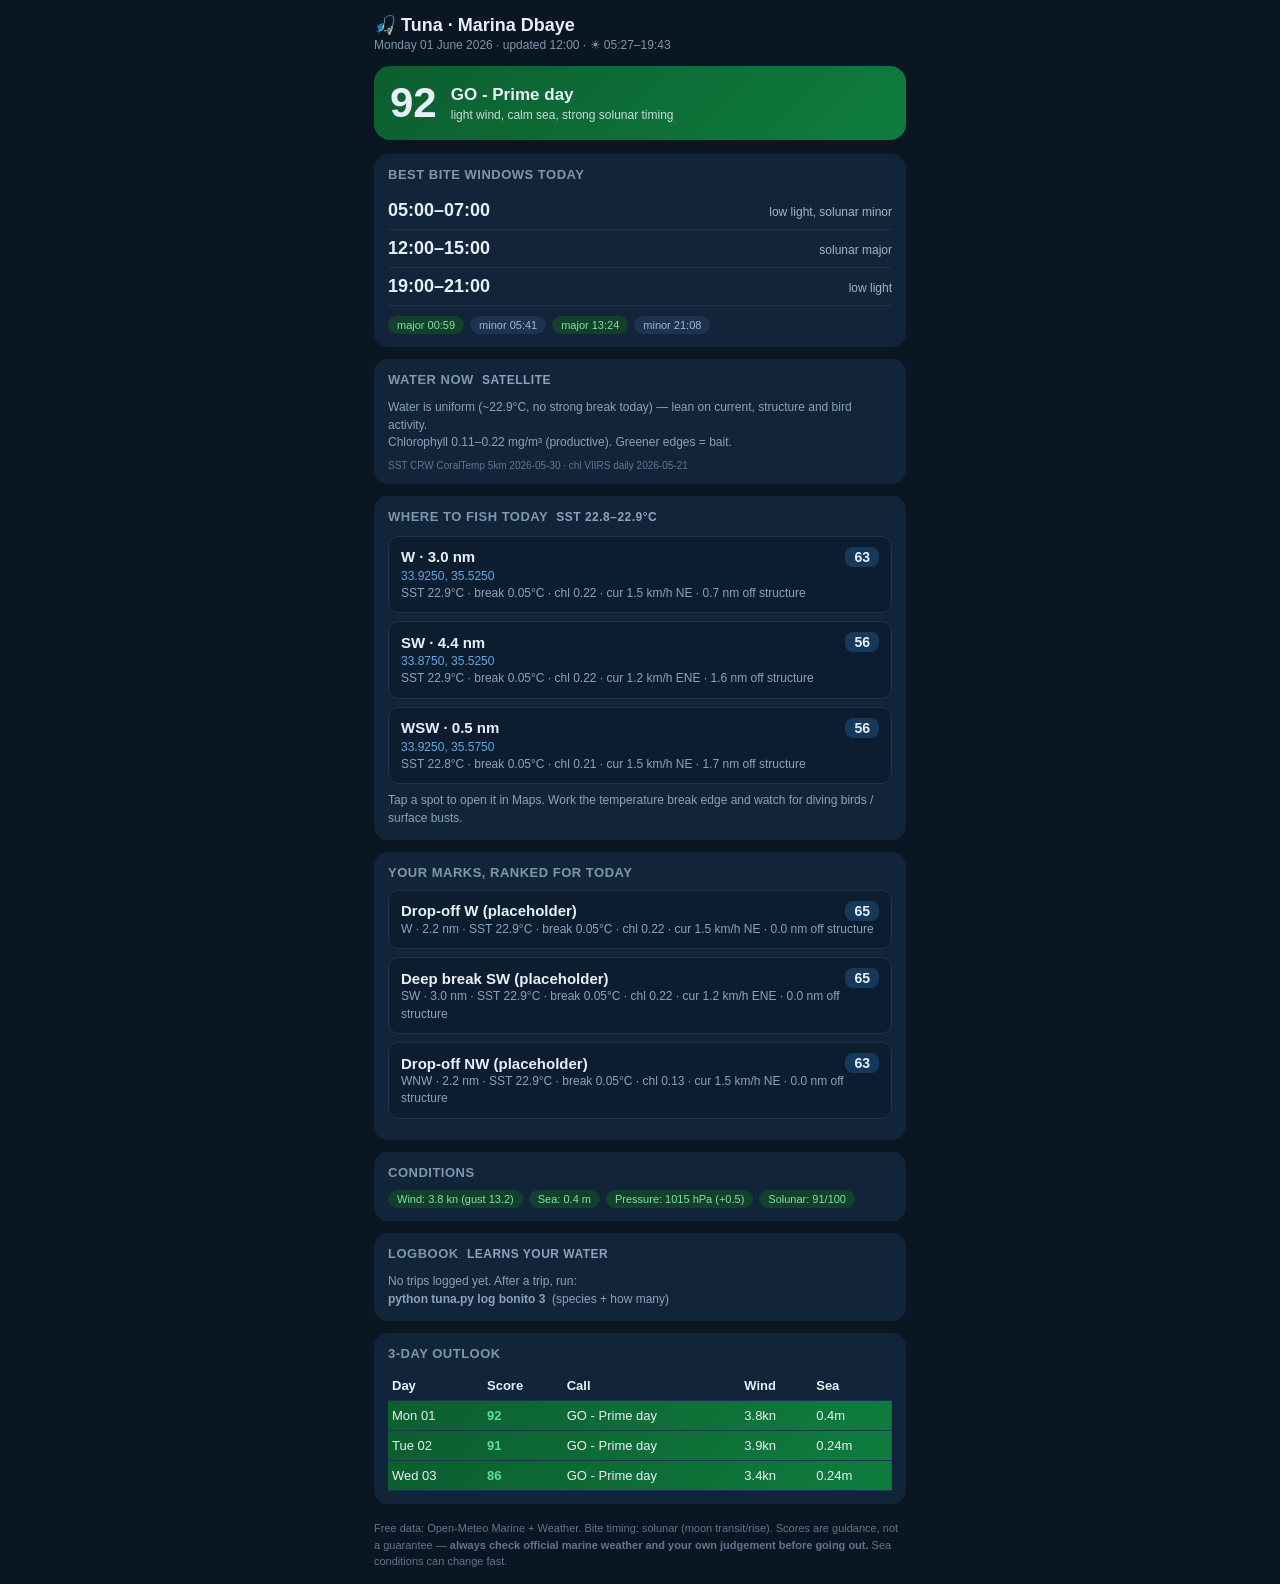
<file: report.html>
<!DOCTYPE html>
<html lang="en"><head>
<meta charset="utf-8">
<meta name="viewport" content="width=device-width, initial-scale=1, viewport-fit=cover">
<title>Tuna · Dbaye</title>
<style>
:root{color-scheme:dark}
*{box-sizing:border-box}
body{margin:0;font-family:-apple-system,Segoe UI,Roboto,sans-serif;background:#0a1622;color:#e8f0f7;padding:14px;max-width:560px;margin:0 auto}
h1{font-size:18px;margin:0 0 2px}
.sub{color:#7d97ad;font-size:12px;margin-bottom:14px}
.banner{border-radius:16px;padding:16px;margin-bottom:14px;display:flex;align-items:center;gap:14px}
.banner .score{font-size:42px;font-weight:800;line-height:1}
.banner .v{font-size:17px;font-weight:700}
.banner .vd{font-size:12px;opacity:.85;margin-top:3px}
.prime{background:linear-gradient(135deg,#0c5e2f,#0f7d3e)}
.good{background:linear-gradient(135deg,#0c4a5e,#137a8c)}
.marg{background:linear-gradient(135deg,#5e4a0c,#8c7013)}
.poor{background:linear-gradient(135deg,#5e2a0c,#8c4313)}
.nogo{background:linear-gradient(135deg,#5e0c1a,#8c1326)}
.card{background:#11243a;border-radius:14px;padding:13px 14px;margin-bottom:12px}
.card h2{font-size:13px;text-transform:uppercase;letter-spacing:.5px;color:#7d97ad;margin:0 0 10px}
.win{display:flex;justify-content:space-between;align-items:baseline;padding:8px 0;border-bottom:1px solid #1c3450}
.win:last-child{border:0}
.wt{font-size:18px;font-weight:700}
.wr{font-size:12px;color:#9fb6cc;text-align:right}
.spot{display:block;text-decoration:none;color:inherit;background:#0d1d30;border:1px solid #1c3450;border-radius:10px;padding:10px 12px;margin-bottom:8px}
.srow{display:flex;justify-content:space-between;align-items:center}
.srow b{font-size:15px}
.sc{background:#16385a;border-radius:8px;padding:2px 9px;font-weight:700;font-size:14px}
.sg{font-size:12px;color:#5fa8e0;margin:2px 0}
.muted{font-size:12px;color:#8aa3ba;line-height:1.45}
.src{font-size:10px;color:#5d7790;margin-top:8px}
.logrow{display:flex;justify-content:space-between;font-size:12px;padding:6px 0;border-bottom:1px solid #1c3450}
.logrow:last-child{border:0}
.chips{display:flex;flex-wrap:wrap;gap:6px}
.chip{font-size:11px;padding:3px 9px;border-radius:20px;background:#16283f}
.chip.g{background:#13402a;color:#7fe0a8}
.chip.b{background:#40161c;color:#e69aa6}
.chip.n{background:#1c3450;color:#9fb6cc}
table{width:100%;border-collapse:collapse;font-size:13px}
td{padding:7px 4px;border-bottom:1px solid #1c3450}
tr.prime td:nth-child(2){color:#5fe08f}
tr.nogo td:nth-child(2){color:#e6788a}
.why{font-size:13px;line-height:1.5;color:#c8d8e6}
.foot{font-size:11px;color:#5d7790;margin-top:16px;line-height:1.5}
</style></head><body>

<h1>🎣 Tuna · Marina Dbaye</h1>
<div class="sub">Monday 01 June 2026 · updated 12:00 · ☀ 05:27–19:43</div>

<div class="banner prime">
  <div class="score">92</div>
  <div><div class="v">GO - Prime day</div>
  <div class="vd">light wind, calm sea, strong solunar timing</div></div>
</div>

<div class="card">
  <h2>Best bite windows today</h2>
  <div class="win"><div class="wt">05:00–07:00</div><div class="wr">low light, solunar minor</div></div><div class="win"><div class="wt">12:00–15:00</div><div class="wr">solunar major</div></div><div class="win"><div class="wt">19:00–21:00</div><div class="wr">low light</div></div>
  <div class="chips" style="margin-top:10px"><span class="chip g">major 00:59</span><span class="chip n">minor 05:41</span><span class="chip g">major 13:24</span><span class="chip n">minor 21:08</span></div>
</div>

<div class="card">
  <h2>Water now &nbsp;<span class="muted">satellite</span></h2>
  <div class="muted">Water is uniform (~22.9°C, no strong break today) — lean on current, structure and bird activity.</div><div class="muted">Chlorophyll 0.11–0.22 mg/m³ (productive). Greener edges = bait.</div><div class="src">SST CRW CoralTemp 5km 2026-05-30 · chl VIIRS daily 2026-05-21</div>
</div>

<div class="card">
  <h2>Where to fish today &nbsp;<span class="muted">SST 22.8–22.9°C</span></h2>
  <a class="spot" href="https://www.google.com/maps?q=33.9250,35.5250" target="_blank"><div class="srow"><b>W · 3.0 nm</b><span class="sc">63</span></div><div class="sg">33.9250, 35.5250</div><div class="muted">SST 22.9°C · break 0.05°C · chl 0.22 · cur 1.5 km/h NE · 0.7 nm off structure</div></a><a class="spot" href="https://www.google.com/maps?q=33.8750,35.5250" target="_blank"><div class="srow"><b>SW · 4.4 nm</b><span class="sc">56</span></div><div class="sg">33.8750, 35.5250</div><div class="muted">SST 22.9°C · break 0.05°C · chl 0.22 · cur 1.2 km/h ENE · 1.6 nm off structure</div></a><a class="spot" href="https://www.google.com/maps?q=33.9250,35.5750" target="_blank"><div class="srow"><b>WSW · 0.5 nm</b><span class="sc">56</span></div><div class="sg">33.9250, 35.5750</div><div class="muted">SST 22.8°C · break 0.05°C · chl 0.21 · cur 1.5 km/h NE · 1.7 nm off structure</div></a>
  <div class="muted" style="margin-top:4px">Tap a spot to open it in Maps. Work the temperature break edge and watch for diving birds / surface busts.</div>
</div>

<div class="card">
  <h2>Your marks, ranked for today</h2>
  <a class="spot" href="https://www.google.com/maps?q=33.9250,35.5400" target="_blank"><div class="srow"><b>Drop-off W (placeholder)</b><span class="sc">65</span></div><div class="muted">W · 2.2 nm · SST 22.9°C · break 0.05°C · chl 0.22 · cur 1.5 km/h NE · 0.0 nm off structure</div></a><a class="spot" href="https://www.google.com/maps?q=33.9000,35.5350" target="_blank"><div class="srow"><b>Deep break SW (placeholder)</b><span class="sc">65</span></div><div class="muted">SW · 3.0 nm · SST 22.9°C · break 0.05°C · chl 0.22 · cur 1.2 km/h ENE · 0.0 nm off structure</div></a><a class="spot" href="https://www.google.com/maps?q=33.9450,35.5450" target="_blank"><div class="srow"><b>Drop-off NW (placeholder)</b><span class="sc">63</span></div><div class="muted">WNW · 2.2 nm · SST 22.9°C · break 0.05°C · chl 0.13 · cur 1.5 km/h NE · 0.0 nm off structure</div></a>
</div>

<div class="card">
  <h2>Conditions</h2>
  <div class="chips">
    <span class="chip g">Wind: 3.8 kn (gust 13.2)</span>
    <span class="chip g">Sea: 0.4 m</span>
    <span class="chip g">Pressure: 1015 hPa (+0.5)</span>
    <span class="chip g">Solunar: 91/100</span>
  </div>
</div>

<div class="card">
  <h2>Logbook &nbsp;<span class="muted">learns your water</span></h2>
  <div class="muted">No trips logged yet. After a trip, run:<br><b>python tuna.py log bonito 3</b> &nbsp;(species + how many)</div>
</div>

<div class="card">
  <h2>3-day outlook</h2>
  <table>
    <tr><td><b>Day</b></td><td><b>Score</b></td><td><b>Call</b></td><td><b>Wind</b></td><td><b>Sea</b></td></tr>
    <tr class="prime"><td>Mon 01</td><td><b>92</b></td><td>GO - Prime day</td><td>3.8kn</td><td>0.4m</td></tr><tr class="prime"><td>Tue 02</td><td><b>91</b></td><td>GO - Prime day</td><td>3.9kn</td><td>0.24m</td></tr><tr class="prime"><td>Wed 03</td><td><b>86</b></td><td>GO - Prime day</td><td>3.4kn</td><td>0.24m</td></tr>
  </table>
</div>

<div class="foot">
Free data: Open-Meteo Marine + Weather. Bite timing: solunar (moon transit/rise). Scores are guidance, not a guarantee — <b>always check official marine weather and your own judgement before going out.</b> Sea conditions can change fast.
</div>
</body></html>
</file>
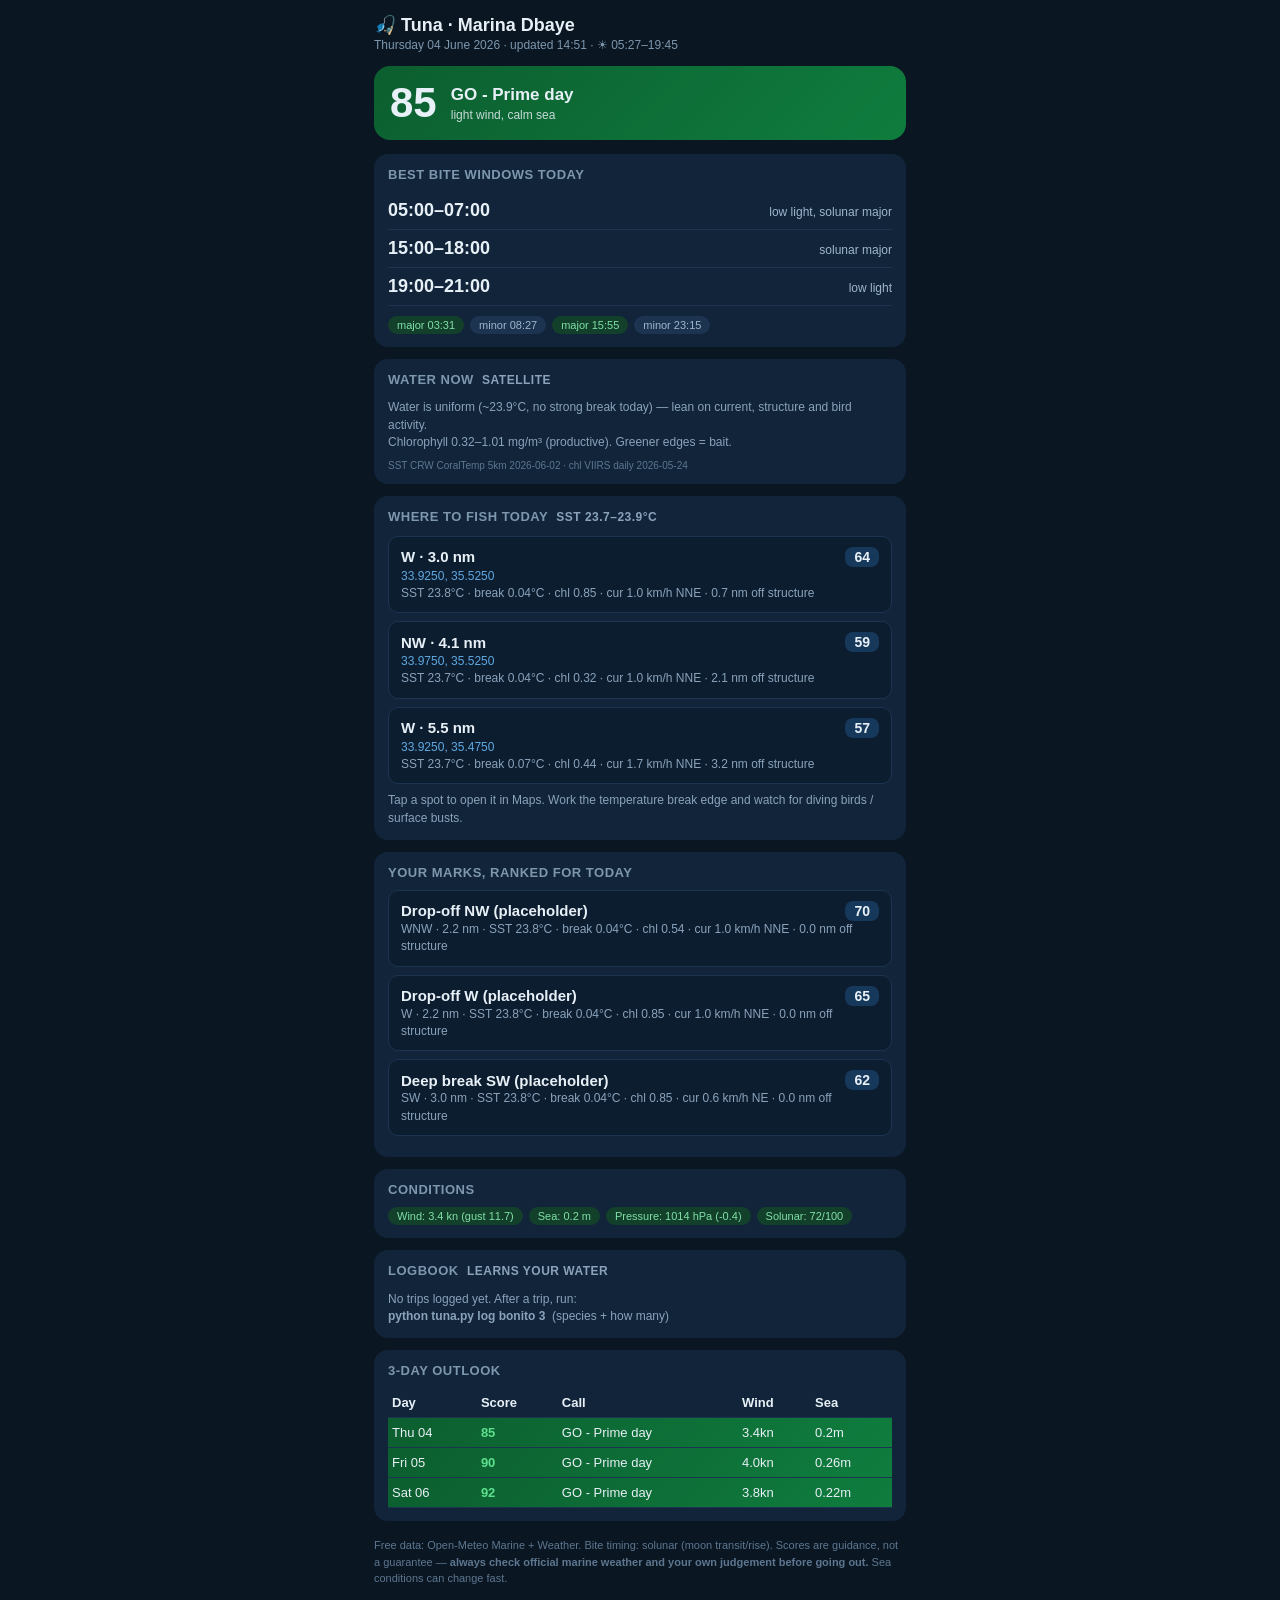
<file: public/report.html>
<!DOCTYPE html>
<html lang="en"><head>
<meta charset="utf-8">
<meta name="viewport" content="width=device-width, initial-scale=1, viewport-fit=cover">
<title>Tuna · Dbaye</title>
<style>
:root{color-scheme:dark}
*{box-sizing:border-box}
body{margin:0;font-family:-apple-system,Segoe UI,Roboto,sans-serif;background:#0a1622;color:#e8f0f7;padding:14px;max-width:560px;margin:0 auto}
h1{font-size:18px;margin:0 0 2px}
.sub{color:#7d97ad;font-size:12px;margin-bottom:14px}
.banner{border-radius:16px;padding:16px;margin-bottom:14px;display:flex;align-items:center;gap:14px}
.banner .score{font-size:42px;font-weight:800;line-height:1}
.banner .v{font-size:17px;font-weight:700}
.banner .vd{font-size:12px;opacity:.85;margin-top:3px}
.prime{background:linear-gradient(135deg,#0c5e2f,#0f7d3e)}
.good{background:linear-gradient(135deg,#0c4a5e,#137a8c)}
.marg{background:linear-gradient(135deg,#5e4a0c,#8c7013)}
.poor{background:linear-gradient(135deg,#5e2a0c,#8c4313)}
.nogo{background:linear-gradient(135deg,#5e0c1a,#8c1326)}
.card{background:#11243a;border-radius:14px;padding:13px 14px;margin-bottom:12px}
.card h2{font-size:13px;text-transform:uppercase;letter-spacing:.5px;color:#7d97ad;margin:0 0 10px}
.win{display:flex;justify-content:space-between;align-items:baseline;padding:8px 0;border-bottom:1px solid #1c3450}
.win:last-child{border:0}
.wt{font-size:18px;font-weight:700}
.wr{font-size:12px;color:#9fb6cc;text-align:right}
.spot{display:block;text-decoration:none;color:inherit;background:#0d1d30;border:1px solid #1c3450;border-radius:10px;padding:10px 12px;margin-bottom:8px}
.srow{display:flex;justify-content:space-between;align-items:center}
.srow b{font-size:15px}
.sc{background:#16385a;border-radius:8px;padding:2px 9px;font-weight:700;font-size:14px}
.sg{font-size:12px;color:#5fa8e0;margin:2px 0}
.muted{font-size:12px;color:#8aa3ba;line-height:1.45}
.src{font-size:10px;color:#5d7790;margin-top:8px}
.logrow{display:flex;justify-content:space-between;font-size:12px;padding:6px 0;border-bottom:1px solid #1c3450}
.logrow:last-child{border:0}
.chips{display:flex;flex-wrap:wrap;gap:6px}
.chip{font-size:11px;padding:3px 9px;border-radius:20px;background:#16283f}
.chip.g{background:#13402a;color:#7fe0a8}
.chip.b{background:#40161c;color:#e69aa6}
.chip.n{background:#1c3450;color:#9fb6cc}
table{width:100%;border-collapse:collapse;font-size:13px}
td{padding:7px 4px;border-bottom:1px solid #1c3450}
tr.prime td:nth-child(2){color:#5fe08f}
tr.nogo td:nth-child(2){color:#e6788a}
.why{font-size:13px;line-height:1.5;color:#c8d8e6}
.foot{font-size:11px;color:#5d7790;margin-top:16px;line-height:1.5}
</style></head><body>

<h1>🎣 Tuna · Marina Dbaye</h1>
<div class="sub">Thursday 04 June 2026 · updated 14:51 · ☀ 05:27–19:45</div>

<div class="banner prime">
  <div class="score">85</div>
  <div><div class="v">GO - Prime day</div>
  <div class="vd">light wind, calm sea</div></div>
</div>

<div class="card">
  <h2>Best bite windows today</h2>
  <div class="win"><div class="wt">05:00–07:00</div><div class="wr">low light, solunar major</div></div><div class="win"><div class="wt">15:00–18:00</div><div class="wr">solunar major</div></div><div class="win"><div class="wt">19:00–21:00</div><div class="wr">low light</div></div>
  <div class="chips" style="margin-top:10px"><span class="chip g">major 03:31</span><span class="chip n">minor 08:27</span><span class="chip g">major 15:55</span><span class="chip n">minor 23:15</span></div>
</div>

<div class="card">
  <h2>Water now &nbsp;<span class="muted">satellite</span></h2>
  <div class="muted">Water is uniform (~23.9°C, no strong break today) — lean on current, structure and bird activity.</div><div class="muted">Chlorophyll 0.32–1.01 mg/m³ (productive). Greener edges = bait.</div><div class="src">SST CRW CoralTemp 5km 2026-06-02 · chl VIIRS daily 2026-05-24</div>
</div>

<div class="card">
  <h2>Where to fish today &nbsp;<span class="muted">SST 23.7–23.9°C</span></h2>
  <a class="spot" href="https://www.google.com/maps?q=33.9250,35.5250" target="_blank"><div class="srow"><b>W · 3.0 nm</b><span class="sc">64</span></div><div class="sg">33.9250, 35.5250</div><div class="muted">SST 23.8°C · break 0.04°C · chl 0.85 · cur 1.0 km/h NNE · 0.7 nm off structure</div></a><a class="spot" href="https://www.google.com/maps?q=33.9750,35.5250" target="_blank"><div class="srow"><b>NW · 4.1 nm</b><span class="sc">59</span></div><div class="sg">33.9750, 35.5250</div><div class="muted">SST 23.7°C · break 0.04°C · chl 0.32 · cur 1.0 km/h NNE · 2.1 nm off structure</div></a><a class="spot" href="https://www.google.com/maps?q=33.9250,35.4750" target="_blank"><div class="srow"><b>W · 5.5 nm</b><span class="sc">57</span></div><div class="sg">33.9250, 35.4750</div><div class="muted">SST 23.7°C · break 0.07°C · chl 0.44 · cur 1.7 km/h NNE · 3.2 nm off structure</div></a>
  <div class="muted" style="margin-top:4px">Tap a spot to open it in Maps. Work the temperature break edge and watch for diving birds / surface busts.</div>
</div>

<div class="card">
  <h2>Your marks, ranked for today</h2>
  <a class="spot" href="https://www.google.com/maps?q=33.9450,35.5450" target="_blank"><div class="srow"><b>Drop-off NW (placeholder)</b><span class="sc">70</span></div><div class="muted">WNW · 2.2 nm · SST 23.8°C · break 0.04°C · chl 0.54 · cur 1.0 km/h NNE · 0.0 nm off structure</div></a><a class="spot" href="https://www.google.com/maps?q=33.9250,35.5400" target="_blank"><div class="srow"><b>Drop-off W (placeholder)</b><span class="sc">65</span></div><div class="muted">W · 2.2 nm · SST 23.8°C · break 0.04°C · chl 0.85 · cur 1.0 km/h NNE · 0.0 nm off structure</div></a><a class="spot" href="https://www.google.com/maps?q=33.9000,35.5350" target="_blank"><div class="srow"><b>Deep break SW (placeholder)</b><span class="sc">62</span></div><div class="muted">SW · 3.0 nm · SST 23.8°C · break 0.04°C · chl 0.85 · cur 0.6 km/h NE · 0.0 nm off structure</div></a>
</div>

<div class="card">
  <h2>Conditions</h2>
  <div class="chips">
    <span class="chip g">Wind: 3.4 kn (gust 11.7)</span>
    <span class="chip g">Sea: 0.2 m</span>
    <span class="chip g">Pressure: 1014 hPa (-0.4)</span>
    <span class="chip g">Solunar: 72/100</span>
  </div>
</div>

<div class="card">
  <h2>Logbook &nbsp;<span class="muted">learns your water</span></h2>
  <div class="muted">No trips logged yet. After a trip, run:<br><b>python tuna.py log bonito 3</b> &nbsp;(species + how many)</div>
</div>

<div class="card">
  <h2>3-day outlook</h2>
  <table>
    <tr><td><b>Day</b></td><td><b>Score</b></td><td><b>Call</b></td><td><b>Wind</b></td><td><b>Sea</b></td></tr>
    <tr class="prime"><td>Thu 04</td><td><b>85</b></td><td>GO - Prime day</td><td>3.4kn</td><td>0.2m</td></tr><tr class="prime"><td>Fri 05</td><td><b>90</b></td><td>GO - Prime day</td><td>4.0kn</td><td>0.26m</td></tr><tr class="prime"><td>Sat 06</td><td><b>92</b></td><td>GO - Prime day</td><td>3.8kn</td><td>0.22m</td></tr>
  </table>
</div>

<div class="foot">
Free data: Open-Meteo Marine + Weather. Bite timing: solunar (moon transit/rise). Scores are guidance, not a guarantee — <b>always check official marine weather and your own judgement before going out.</b> Sea conditions can change fast.
</div>
</body></html>
</file>
